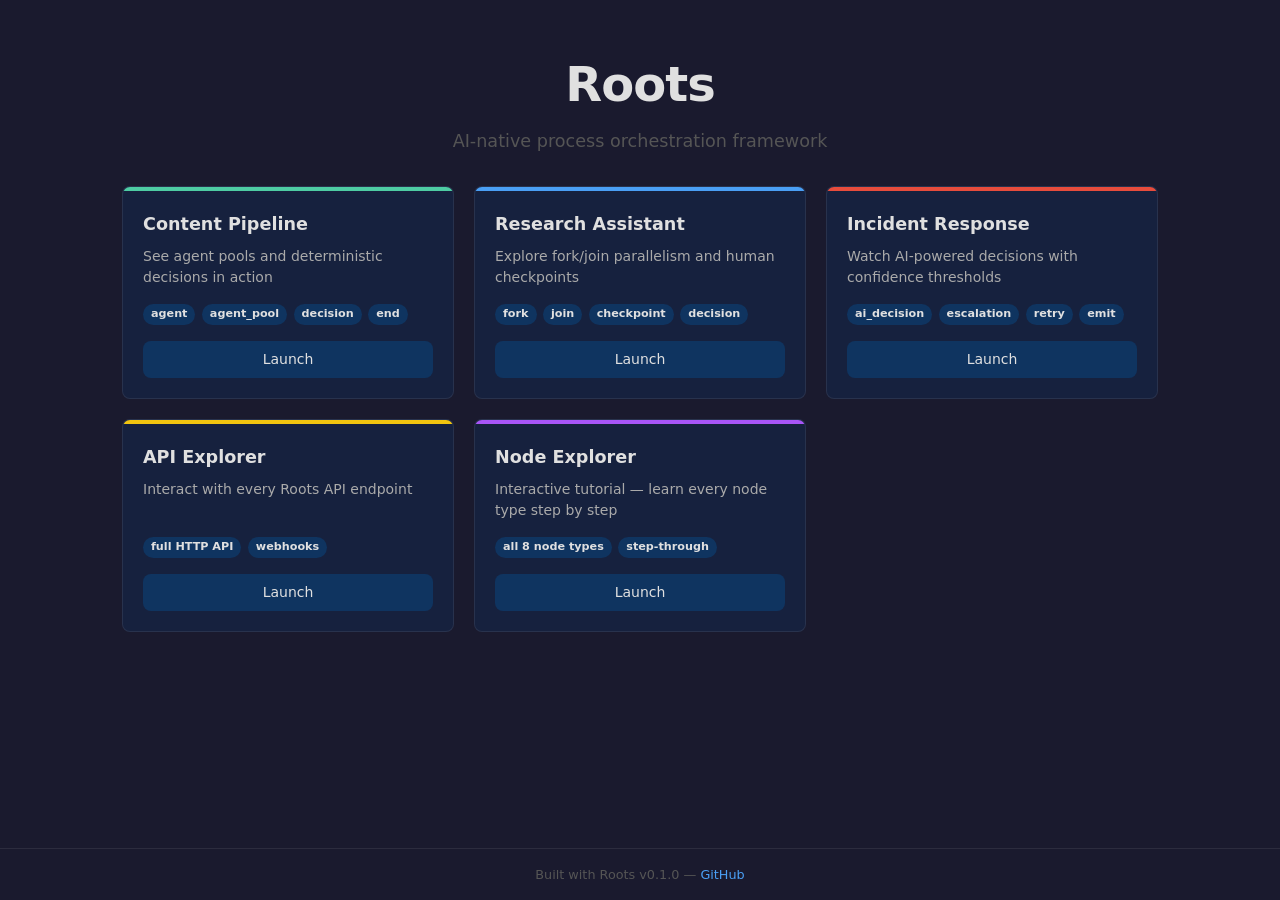
<file: demo/index/static/index.html>
<!DOCTYPE html>
<html lang="en">
<head>
  <meta charset="utf-8">
  <meta name="viewport" content="width=device-width, initial-scale=1">
  <title>Roots — Demo Hub</title>
  <style>
    :root {
      --bg: #1a1a2e;
      --surface: #16213e;
      --text: #e0e0e0;
      --accent: #0f3460;
      --green: #4ecca3;
      --blue: #4a9ff5;
      --red: #e74c3c;
      --yellow: #f1c40f;
      --purple: #a855f7;
      --gray: #555;
      --border: rgba(255, 255, 255, 0.08);
      --radius: 8px;
    }

    *, *::before, *::after { box-sizing: border-box; margin: 0; padding: 0; }

    html, body {
      height: 100%;
      font-family: system-ui, -apple-system, sans-serif;
      background: var(--bg);
      color: var(--text);
      line-height: 1.5;
    }

    .app {
      display: flex;
      flex-direction: column;
      min-height: 100vh;
    }

    /* Hero */
    .hero {
      text-align: center;
      padding: 3rem 1.5rem 2rem;
    }
    .hero h1 {
      font-size: 3rem;
      font-weight: 700;
      letter-spacing: -0.02em;
      margin-bottom: 0.5rem;
    }
    .hero .subtitle {
      font-size: 1.1rem;
      color: var(--gray);
      font-weight: 400;
    }

    /* Card grid */
    .card-grid {
      display: grid;
      grid-template-columns: repeat(3, 1fr);
      gap: 1.25rem;
      padding: 0 2rem 2rem;
      max-width: 1100px;
      margin: 0 auto;
      width: 100%;
    }

    @media (max-width: 800px) {
      .card-grid { grid-template-columns: 1fr; }
    }

    .card {
      background: var(--surface);
      border: 1px solid var(--border);
      border-radius: var(--radius);
      overflow: hidden;
      display: flex;
      flex-direction: column;
      transition: border-color 0.2s;
    }
    .card:hover {
      border-color: rgba(255, 255, 255, 0.18);
    }

    .card-accent {
      height: 4px;
      width: 100%;
    }

    .card-body {
      padding: 1.25rem;
      flex: 1;
      display: flex;
      flex-direction: column;
    }

    .card-body h2 {
      font-size: 1.1rem;
      font-weight: 600;
      margin-bottom: 0.5rem;
    }

    .card-body p {
      font-size: 0.875rem;
      color: #aaa;
      margin-bottom: 1rem;
      flex: 1;
    }

    .tags {
      display: flex;
      flex-wrap: wrap;
      gap: 0.4rem;
      margin-bottom: 1rem;
    }
    .tag {
      display: inline-block;
      padding: 0.15rem 0.5rem;
      border-radius: 1rem;
      font-size: 0.7rem;
      font-weight: 600;
      background: var(--accent);
      color: var(--text);
    }

    .launch-btn {
      display: inline-block;
      text-decoration: none;
      text-align: center;
      cursor: pointer;
      border: none;
      border-radius: var(--radius);
      padding: 0.5rem 1rem;
      font-size: 0.875rem;
      font-weight: 500;
      font-family: inherit;
      background: var(--accent);
      color: var(--text);
      transition: opacity 0.15s;
    }
    .launch-btn:hover { opacity: 0.85; }

    /* Footer */
    footer {
      margin-top: auto;
      padding: 1rem 1.5rem;
      text-align: center;
      font-size: 0.8rem;
      color: var(--gray);
      border-top: 1px solid var(--border);
    }
    footer a {
      color: var(--blue);
      text-decoration: none;
    }
    footer a:hover { text-decoration: underline; }
  </style>
</head>
<body>
  <div class="app">
    <div class="hero">
      <h1>Roots</h1>
      <p class="subtitle">AI-native process orchestration framework</p>
    </div>

    <div class="card-grid">

      <div class="card">
        <div class="card-accent" style="background: var(--green);"></div>
        <div class="card-body">
          <h2>Content Pipeline</h2>
          <p>See agent pools and deterministic decisions in action</p>
          <div class="tags">
            <span class="tag">agent</span>
            <span class="tag">agent_pool</span>
            <span class="tag">decision</span>
            <span class="tag">end</span>
          </div>
          <a class="launch-btn" href="http://localhost:8201">Launch</a>
        </div>
      </div>

      <div class="card">
        <div class="card-accent" style="background: var(--blue);"></div>
        <div class="card-body">
          <h2>Research Assistant</h2>
          <p>Explore fork/join parallelism and human checkpoints</p>
          <div class="tags">
            <span class="tag">fork</span>
            <span class="tag">join</span>
            <span class="tag">checkpoint</span>
            <span class="tag">decision</span>
          </div>
          <a class="launch-btn" href="http://localhost:8202">Launch</a>
        </div>
      </div>

      <div class="card">
        <div class="card-accent" style="background: var(--red);"></div>
        <div class="card-body">
          <h2>Incident Response</h2>
          <p>Watch AI-powered decisions with confidence thresholds</p>
          <div class="tags">
            <span class="tag">ai_decision</span>
            <span class="tag">escalation</span>
            <span class="tag">retry</span>
            <span class="tag">emit</span>
          </div>
          <a class="launch-btn" href="http://localhost:8203">Launch</a>
        </div>
      </div>

      <div class="card">
        <div class="card-accent" style="background: var(--yellow);"></div>
        <div class="card-body">
          <h2>API Explorer</h2>
          <p>Interact with every Roots API endpoint</p>
          <div class="tags">
            <span class="tag">full HTTP API</span>
            <span class="tag">webhooks</span>
          </div>
          <a class="launch-btn" href="http://localhost:8204">Launch</a>
        </div>
      </div>

      <div class="card">
        <div class="card-accent" style="background: var(--purple);"></div>
        <div class="card-body">
          <h2>Node Explorer</h2>
          <p>Interactive tutorial — learn every node type step by step</p>
          <div class="tags">
            <span class="tag">all 8 node types</span>
            <span class="tag">step-through</span>
          </div>
          <a class="launch-btn" href="http://localhost:8205">Launch</a>
        </div>
      </div>

    </div>

    <footer>
      Built with Roots v0.1.0 &mdash;
      <a href="https://github.com/anthropics/roots" target="_blank" rel="noopener">GitHub</a>
    </footer>
  </div>
</body>
</html>
</file>
